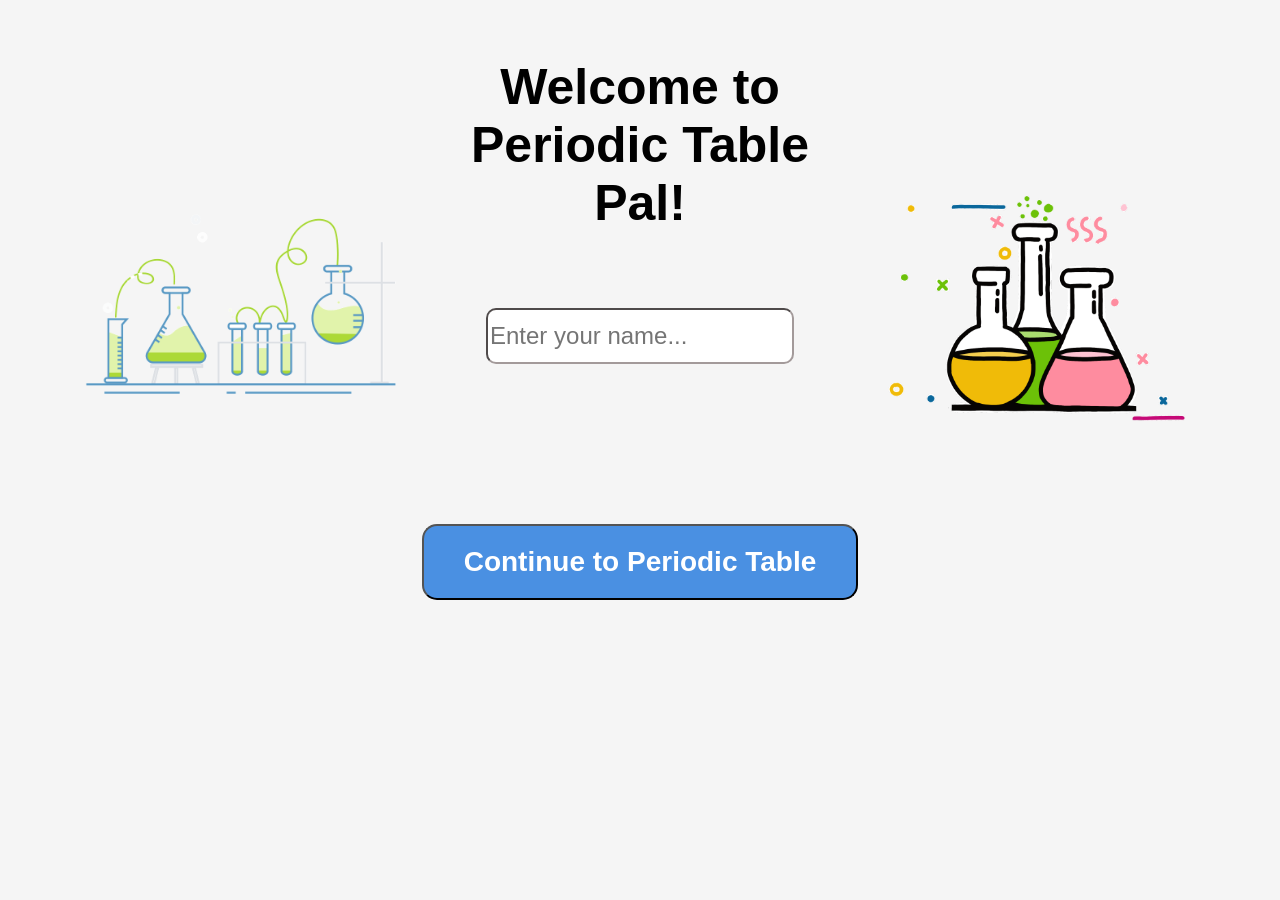
<file: index.html>
<!--
This program is the landing/starting page of the Periodic Table Pal website. It contains the webpage title, 
two animated gifs of beakers, a textbox for the user to enter their name, and a button to lead them to the
periodic table page. 
-->

<!DOCTYPE html>
<html lang="en" dir="ltr">
  <head>
    <meta charset="utf-8" />
    <link rel="stylesheet" href="index.css" />
    <title>Periodic Table Pal</title>
  </head>
  <body>
    <div id="page1-format">
      <!--image citation: https://dribbble.com/shots/3279750-Science-Scene?scrlybrkr=8096b374-->
      <img src="beaker1.gif" class="side-image" />
      <div id="format-center">
        <p>Welcome to Periodic Table Pal!</p>

        <!--Input field for user to enter their name-->

        <input id="enterNameBox" type="text" placeholder="Enter your name..." />
        <br />
        <br />

        <!--Button to continue to periodic table page-->
        <button id="continue" onclick="goToNextPage('periodicTable.html')">
          Continue to Periodic Table
        </button>
      </div>
      <!--image citation: https://giphy.com/explore/chemistry-lab-stickers-->
      <img src="beaker2.gif" class="side-image" />
    </div>
    <script src="periodicTablePal.js"></script>
  </body>
</html>
</file>
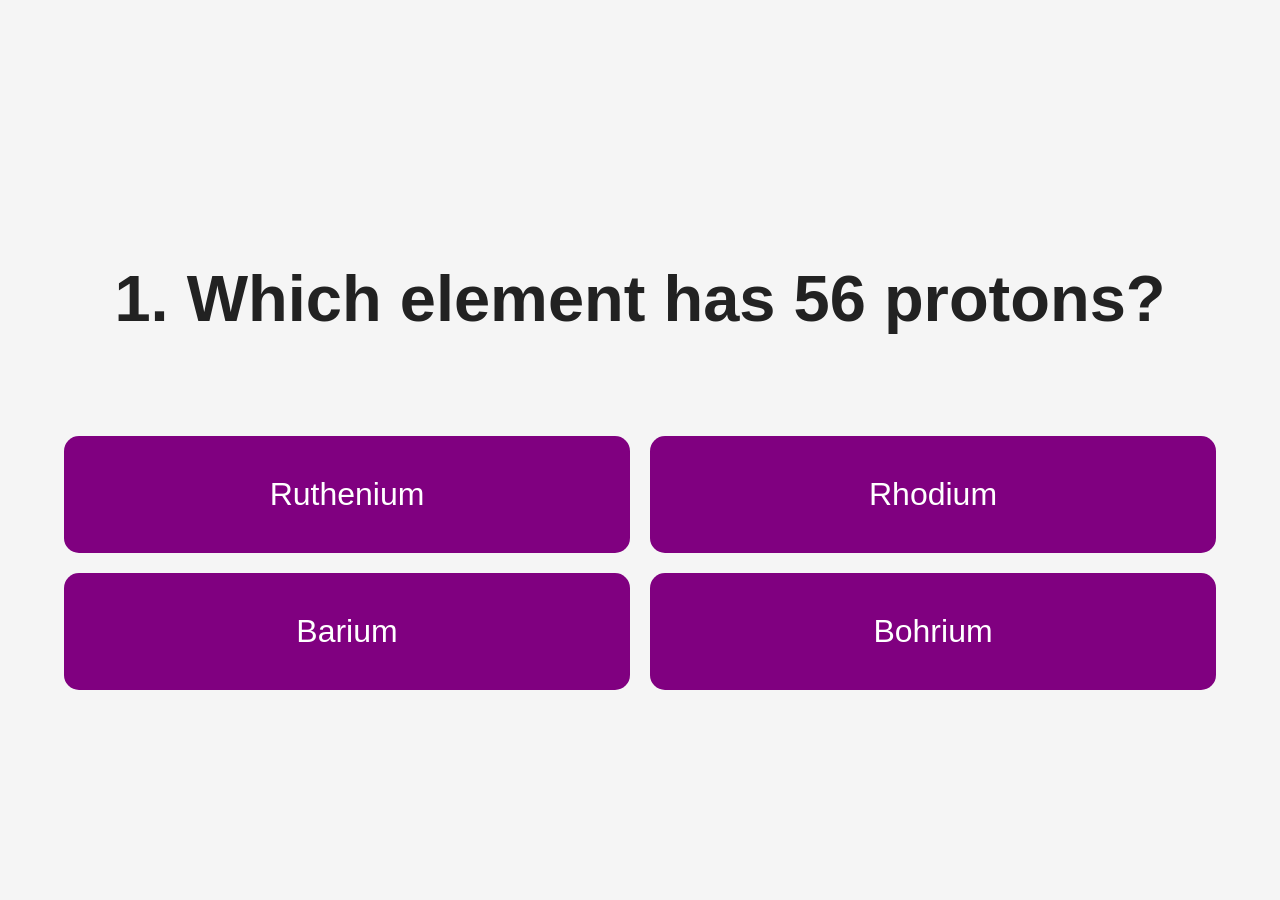
<file: easyQuiz.html>
<!--
This program prints the easy quiz. It shows the questions and options. 
We got inspiration for this outline from CodePicker on Medium: 
https://medium.com/@codepicker57/building-an-interactive-quiz-with-html-css-and-javascript-efe9bd8129e2   
    
In this file specifically, we modified their code by removing the submit button and instead go directly to
the win/lose page based on their results. 
-->

<!DOCTYPE html>

<html lang="en" dir="ltr">
  <head>
    <meta charset="utf-8" />
    <link rel="stylesheet" href="quizGame.css" />
    <title>Easy Quiz</title>
  </head>
  <body>
    <div id="quiz">
      <h2 id="question"></h2>
      <div id="options"></div>
    </div>
    <script src="easyQuiz.js"></script>
  </body>
</html>
</file>
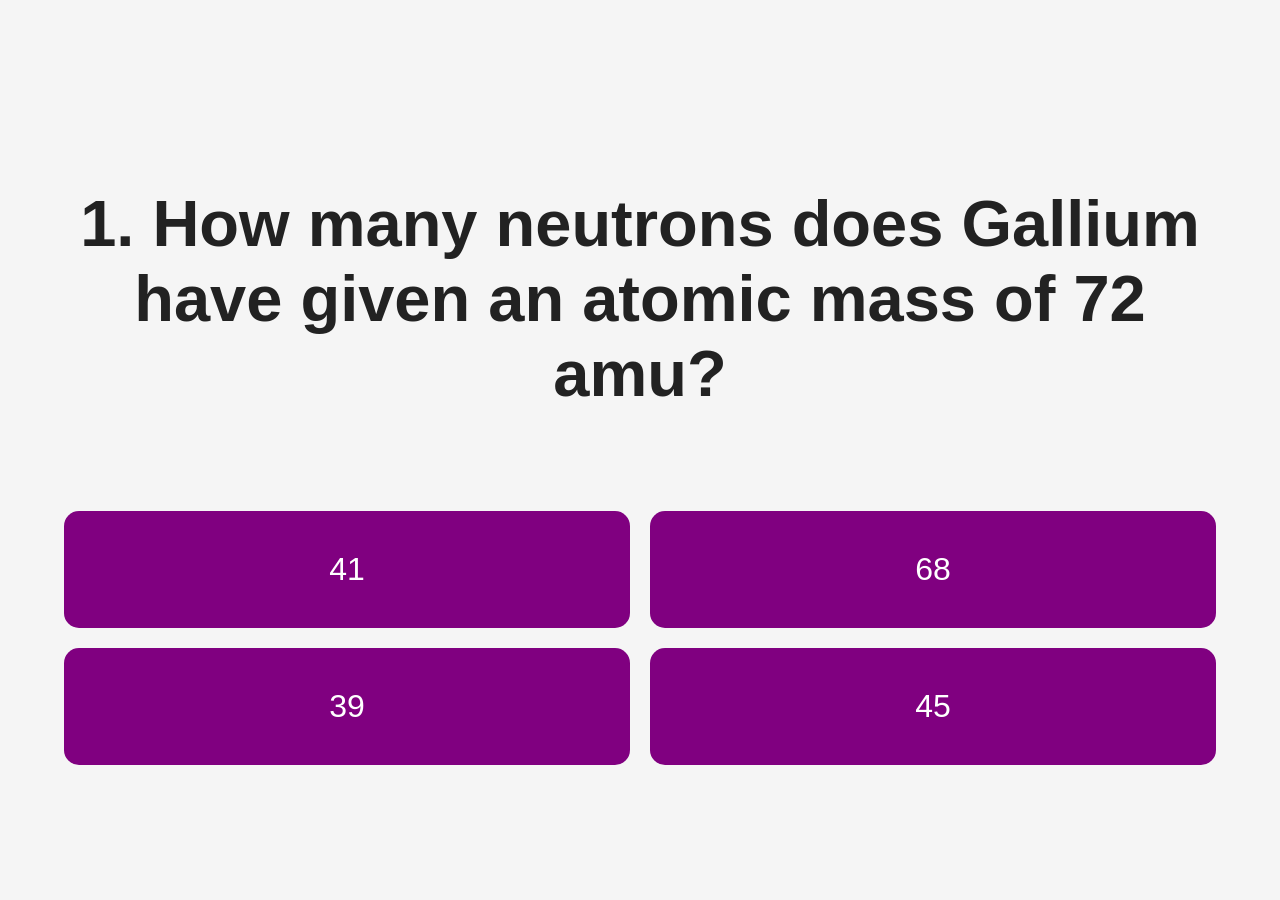
<file: hardQuiz.html>
<!--
This program prints the hard quiz. It shows the questions and options. 
We got inspiration for this outline from CodePicker on Medium: 
https://medium.com/@codepicker57/building-an-interactive-quiz-with-html-css-and-javascript-efe9bd8129e2   

In this file specifically, we modified their code by removing the submit button and instead go directly to
the win/lose page based on their results. 
-->

<!DOCTYPE html>

<html lang="en" dir="ltr">
  <head>
    <meta charset="utf-8" />
    <link rel="stylesheet" href="quizGame.css" />
    <title>Hard Quiz</title>
  </head>
  <body>
    <div id="quiz">
      <h2 id="question"></h2>
      <div id="options"></div>
    </div>

    <script src="hardQuiz.js"></script>
  </body>
</html>
</file>
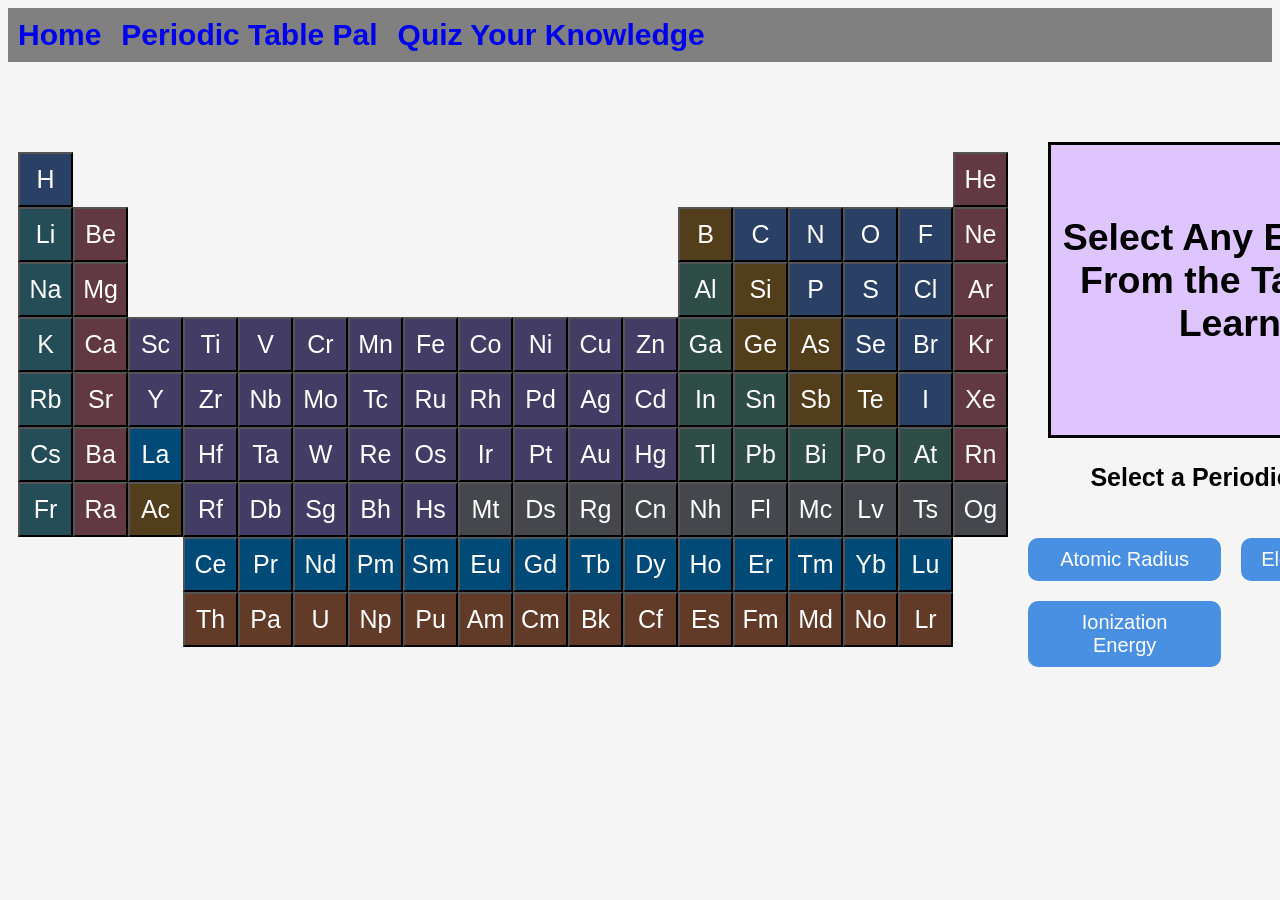
<file: periodicTable.html>
<!DOCTYPE html>
<html lang="en" dir="ltr">
  <head>
    <meta charset="utf-8" />
    <link rel="stylesheet" href="periodicTablePal.css" />
    <title>Periodic Table Pal</title>
  </head>
  <body>
    <!-- Creating an unordered list for navigation -->
    <ul>
      <li><a href="index.html">Home</a></li>
      <li><a href="periodicTable.html">Periodic Table Pal</a></li>
      <li><a href="quizHome.html">Quiz Your Knowledge</a></li>
    </ul>
    <br />
    <div id="table-format">
      <div id="element-button">
        <!-- Creating buttons for all 118 elements of the Periodic Table-->
        <button id="hydrogen" onclick="showElementInfo(1)">H</button>
        <button id="helium" onclick="showElementInfo(2)">He</button>
        <button id="lithium" onclick="showElementInfo(3)">Li</button>
        <button id="beryllium" onclick="showElementInfo(4)">Be</button>
        <button id="boron" onclick="showElementInfo(5)">B</button>
        <button id="carbon" onclick="showElementInfo(6)">C</button>
        <button id="nitrogen" onclick="showElementInfo(7)">N</button>
        <button id="oxygen" onclick="showElementInfo(8)">O</button>
        <button id="fluorine" onclick="showElementInfo(9)">F</button>
        <button id="neon" onclick="showElementInfo(10)">Ne</button>
        <button id="sodium" onclick="showElementInfo(11)">Na</button>
        <button id="magnesium" onclick="showElementInfo(12)">Mg</button>
        <button id="aluminum" onclick="showElementInfo(13)">Al</button>
        <button id="silicon" onclick="showElementInfo(14)">Si</button>
        <button id="phosphorus" onclick="showElementInfo(15)">P</button>
        <button id="sulfur" onclick="showElementInfo(16)">S</button>
        <button id="chlorine" onclick="showElementInfo(17)">Cl</button>
        <button id="argon" onclick="showElementInfo(18)">Ar</button>
        <button id="potassium" onclick="showElementInfo(19)">K</button>
        <button id="calcium" onclick="showElementInfo(20)">Ca</button>
        <button id="scandium" onclick="showElementInfo(21)">Sc</button>
        <button id="titanium" onclick="showElementInfo(22)">Ti</button>
        <button id="vanadium" onclick="showElementInfo(23)">V</button>
        <button id="chromium" onclick="showElementInfo(24)">Cr</button>
        <button id="manganese" onclick="showElementInfo(25)">Mn</button>
        <button id="iron" onclick="showElementInfo(26)">Fe</button>
        <button id="cobalt" onclick="showElementInfo(27)">Co</button>
        <button id="nickel" onclick="showElementInfo(28)">Ni</button>
        <button id="copper" onclick="showElementInfo(29)">Cu</button>
        <button id="zinc" onclick="showElementInfo(30)">Zn</button>
        <button id="gallium" onclick="showElementInfo(31)">Ga</button>
        <button id="germanium" onclick="showElementInfo(32)">Ge</button>
        <button id="arsenic" onclick="showElementInfo(33)">As</button>
        <button id="selenium" onclick="showElementInfo(34)">Se</button>
        <button id="bromine" onclick="showElementInfo(35)">Br</button>
        <button id="krypton" onclick="showElementInfo(36)">Kr</button>
        <button id="rubidium" onclick="showElementInfo(37)">Rb</button>
        <button id="strontium" onclick="showElementInfo(38)">Sr</button>
        <button id="yttrium" onclick="showElementInfo(39)">Y</button>
        <button id="zirconium" onclick="showElementInfo(40)">Zr</button>
        <button id="niobium" onclick="showElementInfo(41)">Nb</button>
        <button id="molybdenum" onclick="showElementInfo(42)">Mo</button>
        <button id="technetium" onclick="showElementInfo(43)">Tc</button>
        <button id="ruthenium" onclick="showElementInfo(44)">Ru</button>
        <button id="rhodium" onclick="showElementInfo(45)">Rh</button>
        <button id="palladium" onclick="showElementInfo(46)">Pd</button>
        <button id="silver" onclick="showElementInfo(47)">Ag</button>
        <button id="cadmium" onclick="showElementInfo(48)">Cd</button>
        <button id="indium" onclick="showElementInfo(49)">In</button>
        <button id="tin" onclick="showElementInfo(50)">Sn</button>
        <button id="antimony" onclick="showElementInfo(51)">Sb</button>
        <button id="tellurium" onclick="showElementInfo(52)">Te</button>
        <button id="iodine" onclick="showElementInfo(53)">I</button>
        <button id="xenon" onclick="showElementInfo(54)">Xe</button>
        <button id="cesium" onclick="showElementInfo(55)">Cs</button>
        <button id="barium" onclick="showElementInfo(56)">Ba</button>
        <button id="lanthanum" onclick="showElementInfo(57)">La</button>
        <button id="cerium" onclick="showElementInfo(58)">Ce</button>
        <button id="praseodymium" onclick="showElementInfo(59)">Pr</button>
        <button id="neodymium" onclick="showElementInfo(60)">Nd</button>
        <button id="promethium" onclick="showElementInfo(61)">Pm</button>
        <button id="samarium" onclick="showElementInfo(62)">Sm</button>
        <button id="europium" onclick="showElementInfo(63)">Eu</button>
        <button id="gadolinium" onclick="showElementInfo(64)">Gd</button>
        <button id="terbium" onclick="showElementInfo(65)">Tb</button>
        <button id="dysprosium" onclick="showElementInfo(66)">Dy</button>
        <button id="holmium" onclick="showElementInfo(67)">Ho</button>
        <button id="erbium" onclick="showElementInfo(68)">Er</button>
        <button id="thulium" onclick="showElementInfo(69)">Tm</button>
        <button id="ytterbium" onclick="showElementInfo(70)">Yb</button>
        <button id="lutetium" onclick="showElementInfo(71)">Lu</button>
        <button id="hafnium" onclick="showElementInfo(72)">Hf</button>
        <button id="tantalum" onclick="showElementInfo(73)">Ta</button>
        <button id="tungsten" onclick="showElementInfo(74)">W</button>
        <button id="rhenium" onclick="showElementInfo(75)">Re</button>
        <button id="osmium" onclick="showElementInfo(76)">Os</button>
        <button id="iridium" onclick="showElementInfo(77)">Ir</button>
        <button id="platinum" onclick="showElementInfo(78)">Pt</button>
        <button id="gold" onclick="showElementInfo(79)">Au</button>
        <button id="mercury" onclick="showElementInfo(80)">Hg</button>
        <button id="thallium" onclick="showElementInfo(81)">Tl</button>
        <button id="lead" onclick="showElementInfo(82)">Pb</button>
        <button id="bismuth" onclick="showElementInfo(83)">Bi</button>
        <button id="polonium" onclick="showElementInfo(84)">Po</button>
        <button id="astatine" onclick="showElementInfo(85)">At</button>
        <button id="radon" onclick="showElementInfo(86)">Rn</button>
        <button id="francium" onclick="showElementInfo(87)">Fr</button>
        <button id="radium" onclick="showElementInfo(88)">Ra</button>
        <button id="actinium" onclick="showElementInfo(89)">Ac</button>
        <button id="thorium" onclick="showElementInfo(90)">Th</button>
        <button id="protactinium" onclick="showElementInfo(91)">Pa</button>
        <button id="uranium" onclick="showElementInfo(92)">U</button>
        <button id="neptunium" onclick="showElementInfo(93)">Np</button>
        <button id="plutonium" onclick="showElementInfo(94)">Pu</button>
        <button id="americium" onclick="showElementInfo(95)">Am</button>
        <button id="curium" onclick="showElementInfo(96)">Cm</button>
        <button id="berkelium" onclick="showElementInfo(97)">Bk</button>
        <button id="californium" onclick="showElementInfo(98)">Cf</button>
        <button id="einsteinium" onclick="showElementInfo(99)">Es</button>
        <button id="fermium" onclick="showElementInfo(100)">Fm</button>
        <button id="mendelevium" onclick="showElementInfo(101)">Md</button>
        <button id="nobelium" onclick="showElementInfo(102)">No</button>
        <button id="lawrencium" onclick="showElementInfo(103)">Lr</button>
        <button id="rutherfordium" onclick="showElementInfo(104)">Rf</button>
        <button id="dubnium" onclick="showElementInfo(105)">Db</button>
        <button id="seaborgium" onclick="showElementInfo(106)">Sg</button>
        <button id="bohrium" onclick="showElementInfo(107)">Bh</button>
        <button id="hassium" onclick="showElementInfo(108)">Hs</button>
        <button id="meitnerium" onclick="showElementInfo(109)">Mt</button>
        <button id="darmstadtium" onclick="showElementInfo(110)">Ds</button>
        <button id="roentgenium" onclick="showElementInfo(111)">Rg</button>
        <button id="copernicium" onclick="showElementInfo(112)">Cn</button>
        <button id="nihonium" onclick="showElementInfo(113)">Nh</button>
        <button id="flerovium" onclick="showElementInfo(114)">Fl</button>
        <button id="moscovium" onclick="showElementInfo(115)">Mc</button>
        <button id="livermorium" onclick="showElementInfo(116)">Lv</button>
        <button id="tennessine" onclick="showElementInfo(117)">Ts</button>
        <button id="oganesson" onclick="showElementInfo(118)">Og</button>
      </div>
      <div id="info">
        <div id="element-info-box">
          <!-- placeholder for the element info box and makes the page more intuitive for users -->
          <h2>Select Any Element From the Table to Learn!</h2>
        </div>
        <div id="trend-section">
          <p id="trendsPara">Select a Periodic Trend</p>
          <div id="trend-buttons">
            <!-- periodic trends are shown here to further teach users -->
            <button class="trend-btn" id="atomic-radius">Atomic Radius</button>
            <button class="trend-btn" id="electronegativity">
              Electronegativity
            </button>
            <button class="trend-btn" id="ionization-energy">
              Ionization Energy
            </button>
          </div>
          <div id="trend-images"></div>
          <!-- corresponds to id in css, this is for the arrow images for the periodic trends -->
        </div>
      </div>
    </div>
    <script src="periodicTablePal.js"></script>
  </body>
</html>
</file>
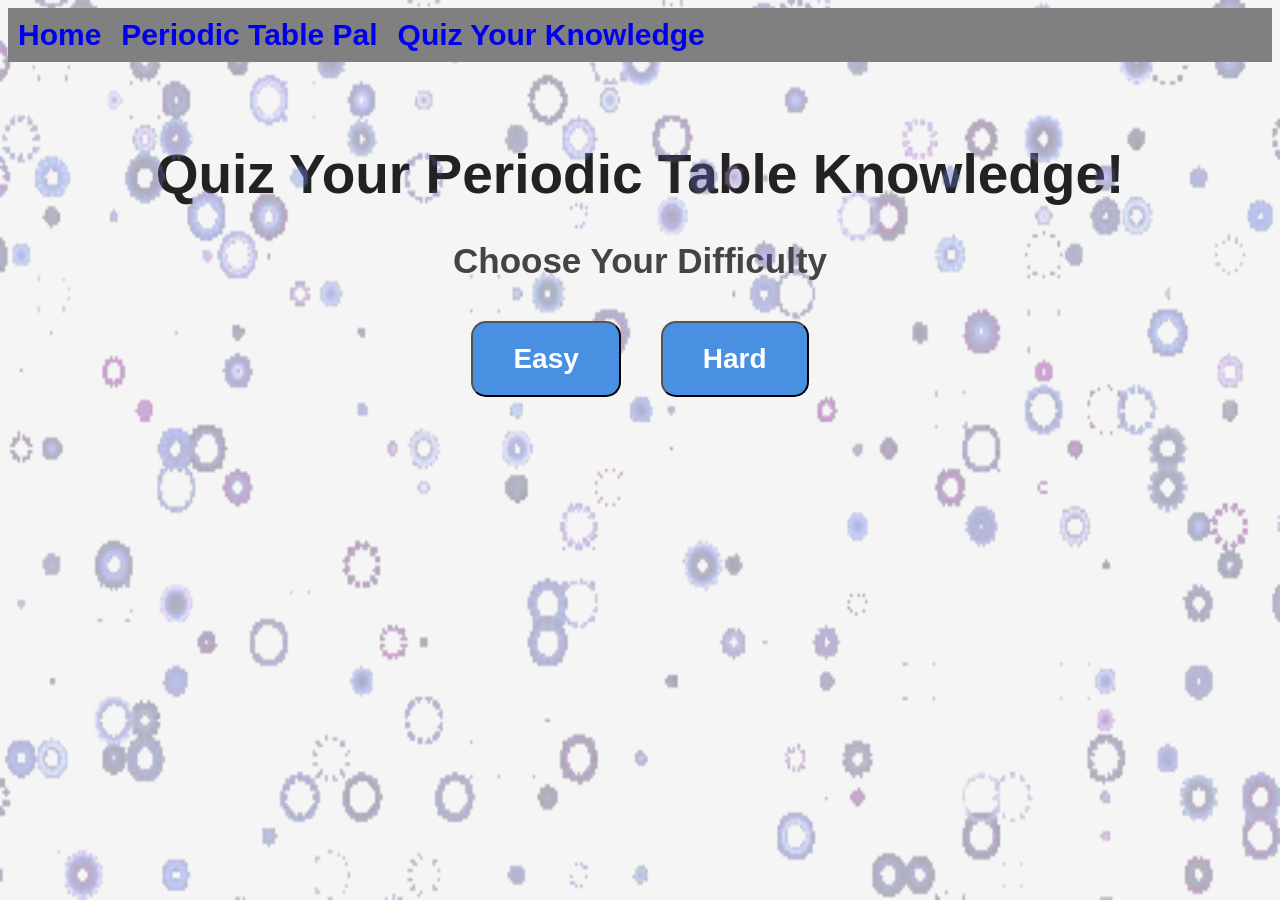
<file: quizHome.html>
<!DOCTYPE html>

<html lang="en" dir="ltr">
  <head>
    <meta charset="utf-8" />
    <link rel="stylesheet" href="quizHome.css" />
    <title>Quiz Home</title>
  </head>
  <body>
    <!-- Creating an unordered list for navigation bar on the top of the page-->
    <ul>
      <li><a href="index.html">Home</a></li>
      <li><a href="periodicTable.html">Periodic Table Pal</a></li>
      <li><a href="quizHome.html">Quiz Your Knowledge</a></li>
    </ul>
    <div class="container">
      <img src="circles.webp" class="circles-gif" />
      <!-- Image is from here: https://pixabay.com/gifs/pattern-circles-decorative-flowers-12850/ -->
      <h2>Quiz Your Periodic Table Knowledge!</h2>
      <h3>Choose Your Difficulty</h3>

      <!-- making the buttons for the options for either an easy or hard quiz. 
	There are different questions for each quiz type-->
      <div class="button-group">
        <button class="quiz-btn" onclick="goToNextPage('easyQuiz.html')">
          Easy
        </button>
        <button class="quiz-btn" onclick="goToNextPage('hardQuiz.html')">
          Hard
        </button>
      </div>
    </div>
    <script src="quizHome.js"></script>
  </body>
</html>
</file>
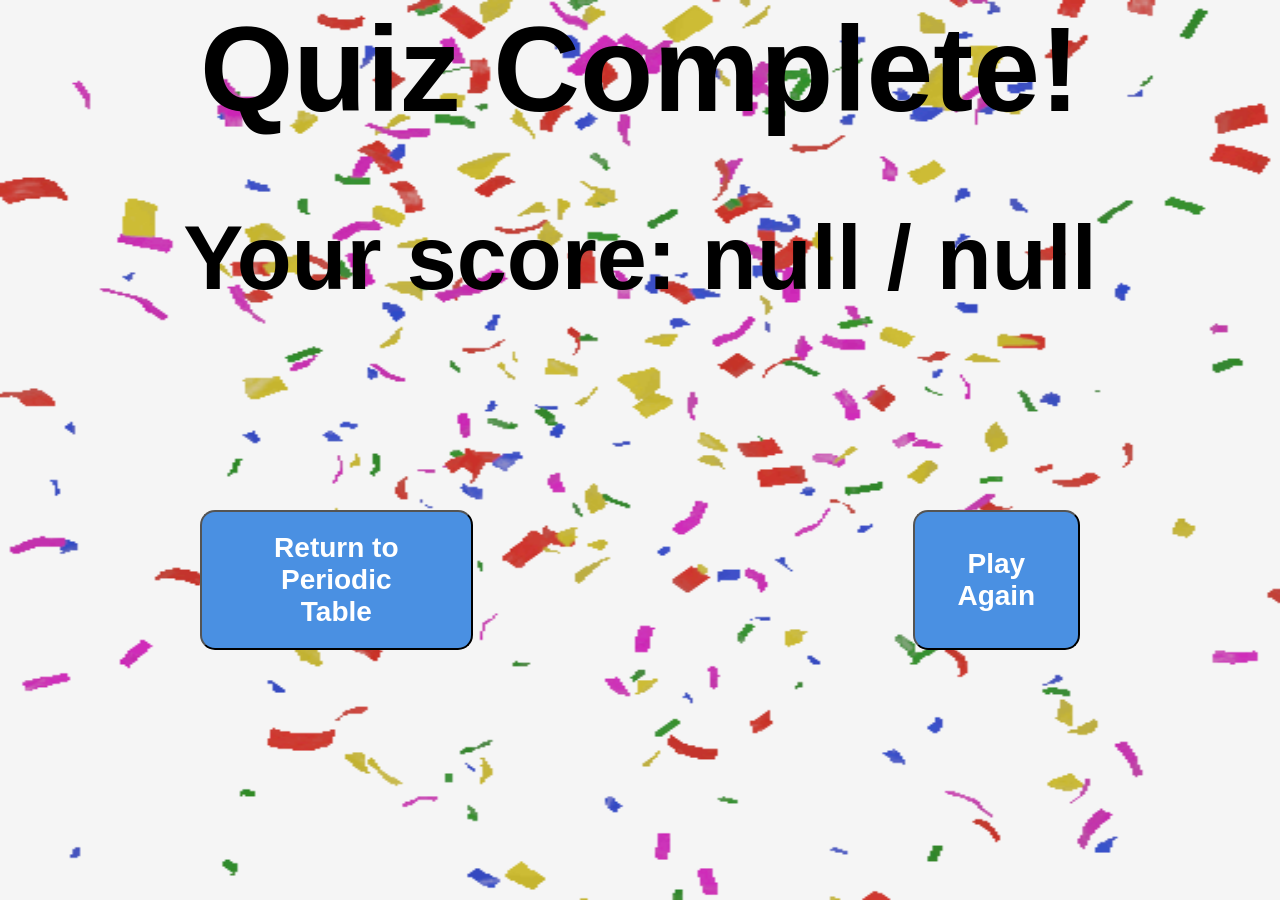
<file: results.html>
<!--
This program is the result page of both the easy and the hard quiz. It presents a gif in the 
background based on whether the user won or lost the game. In order to win, 3 or more questions
should have been correctly answered or else they lose. There is a button to go back to the 
Quiz Home page, where they can select either the Easy or Hard quiz, and there is a button to 
go back to the Periodic Table page, where they can see all the periodic table elements and the
periodic trends.   
-->

<!DOCTYPE html>              
   
<html lang="en" dir="ltr">
	<head>
		<meta charset="utf-8">
		<link rel="stylesheet" href="results.css">
		<title>Results</title>
	</head>
	<body>
        <h1>Quiz Complete!</h1>
        <br>

        <!--This prints the score that the user got in either the hard or easy quiz
        (whichever they selected) and shows a gif based on their performance-->
        <h2 id="printScoreInfo"></h2>

        <img id = "resultGif" class = "result-gif">

        <!--These buttons take the user back to either the periodic table or the Quiz Home-->
        <div class="button-group">
        <button onclick="goToNextPage('periodicTable.html')">
          Return to Periodic Table
        </button>
        <button onclick="goToNextPage('quizHome.html')">
          Play Again
        </button>
      </div>
       
    </div>
        <script src="results.js"></script>
	</body>
</html>
</file>
<file: index.css>
body {
  font-size: 70px;
  text-align: center;
  color: black;
  background-color: whitesmoke;
  font-family: San system-ui, -apple-system, BlinkMacSystemFont, "Segoe UI",
    Roboto, Oxygen, Ubuntu, Cantarell, "Open Sans", "Helvetica Neue", sans-serif;
  font-weight: bold;
}

/* This is the box in the center where the user enters their name.*/
#enterNameBox {
  font-size: 24px;
  border-radius: 10px;
  border-color: #a39a9a;
  width: 300px;
  height: 50px;
  margin: 150px 0px 0px 0px;
}

/* This button takes the user to the periodic table page. */
#continue {
  padding: 20px 40px;
  font-size: 28px;
  font-weight: bold;
  border-radius: 15px;
  cursor: pointer;
  background-color: #4a90e2;
  color: white;
}

/*When the user hovers over the continue button, it moves up 4 pixels and turns a little darker*/
#continue:hover {
  background-color: #3b78c6;
  transform: translateY(-4px);
}

#page1-format {
  display: flex;
  align-items: center;
  justify-content: center;
  gap: 10px;
}

/*Width of both gifs*/
.side-image {
  width: 350px;
}

#format-center {
  display: flex;
  flex-direction: column;
  align-items: center;
}

p {
  color: black;
  font-size: 50px;
  width: 400px;
  height: 50px;
  top: 0;
}
</file>
<file: quizGame.css>
body {
  font-size: 60px;
  text-align: center;
  color: black;
  background-color: whitesmoke;
  font-family: San system-ui, -apple-system, BlinkMacSystemFont, "Segoe UI",
    Roboto, Oxygen, Ubuntu, Cantarell, "Open Sans", "Helvetica Neue", sans-serif;
  font-weight: bold;
  margin: 0;
  padding: 0;
  height: 100vh;
  display: flex;
  flex-direction: column;
  justify-content: center;
  align-items: center;
}

h2 {
  font-size: 65px;
  margin-bottom: 150px;
  margin: 50px 50px 100px 50px;
  font-weight: bold;
  color: #222;
}

h3 {
  font-size: 28px;
  margin-bottom: 40px;
  color: #444;
}

/* Container for the buttons */
#options {
  display: grid;
  /*makes 2 coloumns and 1fr means each column takes up half 
  of the container width*/
  grid-template-columns: 1fr 1fr;
  grid-gap: 20px;
  width: 90vw;
  /*centers the grid horizontally across the page */
  margin: 0 auto;
}

/* Buttons styling */
.button-style {
  background-color: purple;
  color: white;
  /*40px on all sides makes the buttons very large and easy to click*/
  padding: 40px;
  border: none;
  /*rounds border edges */
  border-radius: 15px;
  font-size: 2rem;
  cursor: pointer;
  width: 100%;
  text-align: center;
  /*this transition will make the button animate smoothely for .2 seconds*/
  transition: transform 0.2s, background-color 0.2s;
}

/*Whenever the user hovers their mouse over one of the button options, 
it turns a lighter shade of purple*/
.button-style:hover {
  background-color: #a020f0;
}
</file>
<file: periodicTablePal.css>
body {
  font-size: 70px;
  text-align: center;
  color: black;
  background-color: whitesmoke;
  font-family: San system-ui, -apple-system, BlinkMacSystemFont, "Segoe UI",
    Roboto, Oxygen, Ubuntu, Cantarell, "Open Sans", "Helvetica Neue", sans-serif;
  font-weight: bold;
}

/*Nav bar CSS reference from W3 schools: https://www.w3schools.com/css/css_navbar_horizontal.asp*/
ul {
  font-size: 30px;

  /* removing the bullet points from the list */
  list-style-type: none;
  margin: 0;
  padding: 0;
  background-color: gray;
  display: flex;
  align-items: center;
}

/*css for individual parts of the header*/
ul li a {
  display: block;
  padding: 10px;
  text-decoration: none;
}
/*extra graphics for the heading, when you hover over the buttons, it will turn black*/
ul li a:hover {
  background-color: #111111;
}

/*arranges the buttons in a periodic table format, makes 18 columns w/ the spacing of 55px for each button*/
/*rows are not specified, just however many are required*/
#element-button {
  display: grid;
  grid-template-columns: repeat(18, 55px);
  gap: 0px;
  padding: 10px;
  border: none;
  color: white;
}
/* --- Row 1, css for each element button, giving them each different colors based on their sections --- */
/*element names & curly braces were generated by ChatGPT, the rest was human-made*/
#hydrogen {
  grid-column: 1;
  grid-row: 1;
  background-color: rgb(42, 65, 101);
  color: white;
  width: 55px;
  height: 55px;
  font-size: 25px;
}
#helium {
  grid-column: 18;
  grid-row: 1;
  background-color: rgb(98, 56, 66);
  color: white;
  width: 55px;
  height: 55px;
  font-size: 25px;
}

/* --- Row 2 --- */
#lithium {
  grid-column: 1;
  grid-row: 2;
  background-color: rgb(36, 77, 87);
  color: white;
  width: 55px;
  height: 55px;
  font-size: 25px;
}
#beryllium {
  grid-column: 2;
  grid-row: 2;
  background-color: rgb(98, 56, 66);
  color: white;
  width: 55px;
  height: 55px;
  font-size: 25px;
}
#boron {
  grid-column: 13;
  grid-row: 2;
  background-color: rgb(82, 62, 27);
  color: white;
  width: 55px;
  height: 55px;
  font-size: 25px;
}
#carbon {
  grid-column: 14;
  grid-row: 2;
  background-color: rgb(42, 65, 101);
  color: white;
  width: 55px;
  height: 55px;
  font-size: 25px;
}
#nitrogen {
  grid-column: 15;
  grid-row: 2;
  background-color: rgb(42, 65, 101);
  color: white;
  width: 55px;
  height: 55px;
  font-size: 25px;
}
#oxygen {
  grid-column: 16;
  grid-row: 2;
  background-color: rgb(42, 65, 101);
  color: white;
  width: 55px;
  height: 55px;
  font-size: 25px;
}
#fluorine {
  grid-column: 17;
  grid-row: 2;
  background-color: rgb(42, 65, 101);
  color: white;
  width: 55px;
  height: 55px;
  font-size: 25px;
}
#neon {
  grid-column: 18;
  grid-row: 2;
  background-color: rgb(98, 56, 66);
  color: white;
  width: 55px;
  height: 55px;
  font-size: 25px;
}

/* --- Row 3 --- */
#sodium {
  grid-column: 1;
  grid-row: 3;
  background-color: rgb(36, 77, 87);
  color: white;
  width: 55px;
  height: 55px;
  font-size: 25px;
}
#magnesium {
  grid-column: 2;
  grid-row: 3;
  background-color: rgb(98, 56, 66);
  color: white;
  width: 55px;
  height: 55px;
  font-size: 25px;
}
#aluminum {
  grid-column: 13;
  grid-row: 3;
  background-color: rgb(47, 77, 71);
  color: white;
  width: 55px;
  height: 55px;
  font-size: 25px;
}
#silicon {
  grid-column: 14;
  grid-row: 3;
  background-color: rgb(82, 62, 27);
  color: white;
  width: 55px;
  height: 55px;
  font-size: 25px;
}
#phosphorus {
  grid-column: 15;
  grid-row: 3;
  background-color: rgb(42, 65, 101);
  color: white;
  width: 55px;
  height: 55px;
  font-size: 25px;
}
#sulfur {
  grid-column: 16;
  grid-row: 3;
  background-color: rgb(42, 65, 101);
  color: white;
  width: 55px;
  height: 55px;
  font-size: 25px;
}
#chlorine {
  grid-column: 17;
  grid-row: 3;
  background-color: rgb(42, 65, 101);
  color: white;
  width: 55px;
  height: 55px;
  font-size: 25px;
}
#argon {
  grid-column: 18;
  grid-row: 3;
  background-color: rgb(98, 56, 66);
  color: white;
  width: 55px;
  height: 55px;
  font-size: 25px;
}

/* --- Row 4 --- */
#potassium {
  grid-column: 1;
  grid-row: 4;
  background-color: rgb(36, 77, 87);
  color: white;
  width: 55px;
  height: 55px;
  font-size: 25px;
}
#calcium {
  grid-column: 2;
  grid-row: 4;
  background-color: rgb(98, 56, 66);
  color: white;
  width: 55px;
  height: 55px;
  font-size: 25px;
}
#scandium {
  grid-column: 3;
  grid-row: 4;
  background-color: rgb(67, 60, 101);
  color: white;
  width: 55px;
  height: 55px;
  font-size: 25px;
}
#titanium {
  grid-column: 4;
  grid-row: 4;
  background-color: rgb(67, 60, 101);
  color: white;
  width: 55px;
  height: 55px;
  font-size: 25px;
}
#vanadium {
  grid-column: 5;
  grid-row: 4;
  background-color: rgb(67, 60, 101);
  color: white;
  width: 55px;
  height: 55px;
  font-size: 25px;
}
#chromium {
  grid-column: 6;
  grid-row: 4;
  background-color: rgb(67, 60, 101);
  color: white;
  width: 55px;
  height: 55px;
  font-size: 25px;
}
#manganese {
  grid-column: 7;
  grid-row: 4;
  background-color: rgb(67, 60, 101);
  color: white;
  width: 55px;
  height: 55px;
  font-size: 25px;
}
#iron {
  grid-column: 8;
  grid-row: 4;
  background-color: rgb(67, 60, 101);
  color: white;
  width: 55px;
  height: 55px;
  font-size: 25px;
}
#cobalt {
  grid-column: 9;
  grid-row: 4;
  background-color: rgb(67, 60, 101);
  color: white;
  width: 55px;
  height: 55px;
  font-size: 25px;
}
#nickel {
  grid-column: 10;
  grid-row: 4;
  background-color: rgb(67, 60, 101);
  color: white;
  width: 55px;
  height: 55px;
  font-size: 25px;
}
#copper {
  grid-column: 11;
  grid-row: 4;
  background-color: rgb(67, 60, 101);
  color: white;
  width: 55px;
  height: 55px;
  font-size: 25px;
}
#zinc {
  grid-column: 12;
  grid-row: 4;
  background-color: rgb(67, 60, 101);
  color: white;
  width: 55px;
  height: 55px;
  font-size: 25px;
}
#gallium {
  grid-column: 13;
  grid-row: 4;
  background-color: rgb(47, 77, 71);
  color: white;
  width: 55px;
  height: 55px;
  font-size: 25px;
}
#germanium {
  grid-column: 14;
  grid-row: 4;
  background-color: rgb(82, 62, 27);
  color: white;
  width: 55px;
  height: 55px;
  font-size: 25px;
}
#arsenic {
  grid-column: 15;
  grid-row: 4;
  background-color: rgb(82, 62, 27);
  color: white;
  width: 55px;
  height: 55px;
  font-size: 25px;
}
#selenium {
  grid-column: 16;
  grid-row: 4;
  background-color: rgb(42, 65, 101);
  color: white;
  width: 55px;
  height: 55px;
  font-size: 25px;
}
#bromine {
  grid-column: 17;
  grid-row: 4;
  background-color: rgb(42, 65, 101);
  color: white;
  width: 55px;
  height: 55px;
  font-size: 25px;
}
#krypton {
  grid-column: 18;
  grid-row: 4;
  background-color: rgb(98, 56, 66);
  color: white;
  width: 55px;
  height: 55px;
  font-size: 25px;
}

/* --- Row 5 --- */
#rubidium {
  grid-column: 1;
  grid-row: 5;
  background-color: rgb(36, 77, 87);
  color: white;
  width: 55px;
  height: 55px;
  font-size: 25px;
}
#strontium {
  grid-column: 2;
  grid-row: 5;
  background-color: rgb(98, 56, 66);
  color: white;
  width: 55px;
  height: 55px;
  font-size: 25px;
}
#yttrium {
  grid-column: 3;
  grid-row: 5;
  background-color: rgb(67, 60, 101);
  color: white;
  width: 55px;
  height: 55px;
  font-size: 25px;
}
#zirconium {
  grid-column: 4;
  grid-row: 5;
  background-color: rgb(67, 60, 101);
  color: white;
  width: 55px;
  height: 55px;
  font-size: 25px;
}
#niobium {
  grid-column: 5;
  grid-row: 5;
  background-color: rgb(67, 60, 101);
  color: white;
  width: 55px;
  height: 55px;
  font-size: 25px;
}
#molybdenum {
  grid-column: 6;
  grid-row: 5;
  background-color: rgb(67, 60, 101);
  color: white;
  width: 55px;
  height: 55px;
  font-size: 25px;
}
#technetium {
  grid-column: 7;
  grid-row: 5;
  background-color: rgb(67, 60, 101);
  color: white;
  width: 55px;
  height: 55px;
  font-size: 25px;
}
#ruthenium {
  grid-column: 8;
  grid-row: 5;
  background-color: rgb(67, 60, 101);
  color: white;
  width: 55px;
  height: 55px;
  font-size: 25px;
}
#rhodium {
  grid-column: 9;
  grid-row: 5;
  background-color: rgb(67, 60, 101);
  color: white;
  width: 55px;
  height: 55px;
  font-size: 25px;
}
#palladium {
  grid-column: 10;
  grid-row: 5;
  background-color: rgb(67, 60, 101);
  color: white;
  width: 55px;
  height: 55px;
  font-size: 25px;
}
#silver {
  grid-column: 11;
  grid-row: 5;
  background-color: rgb(67, 60, 101);
  color: white;
  width: 55px;
  height: 55px;
  font-size: 25px;
}
#cadmium {
  grid-column: 12;
  grid-row: 5;
  background-color: rgb(67, 60, 101);
  color: white;
  width: 55px;
  height: 55px;
  font-size: 25px;
}
#indium {
  grid-column: 13;
  grid-row: 5;
  background-color: rgb(47, 77, 71);
  color: white;
  width: 55px;
  height: 55px;
  font-size: 25px;
}
#tin {
  grid-column: 14;
  grid-row: 5;
  background-color: rgb(47, 77, 71);
  color: white;
  width: 55px;
  height: 55px;
  font-size: 25px;
}
#antimony {
  grid-column: 15;
  grid-row: 5;
  background-color: rgb(82, 62, 27);
  color: white;
  width: 55px;
  height: 55px;
  font-size: 25px;
}
#tellurium {
  grid-column: 16;
  grid-row: 5;
  background-color: rgb(82, 62, 27);
  color: white;
  width: 55px;
  height: 55px;
  font-size: 25px;
}
#iodine {
  grid-column: 17;
  grid-row: 5;
  background-color: rgb(42, 65, 101);
  color: white;
  width: 55px;
  height: 55px;
  font-size: 25px;
}
#xenon {
  grid-column: 18;
  grid-row: 5;
  background-color: rgb(98, 56, 66);
  color: white;
  width: 55px;
  height: 55px;
  font-size: 25px;
}

/* --- Row 6 --- */
#cesium {
  grid-column: 1;
  grid-row: 6;
  background-color: rgb(36, 77, 87);
  color: white;
  width: 55px;
  height: 55px;
  font-size: 25px;
}
#barium {
  grid-column: 2;
  grid-row: 6;
  background-color: rgb(98, 56, 66);
  color: white;
  width: 55px;
  height: 55px;
  font-size: 25px;
}
#lanthanum {
  grid-column: 3;
  grid-row: 6;
  background-color: rgb(0, 74, 119);
  color: white;
  width: 55px;
  height: 55px;
  font-size: 25px;
}
#hafnium {
  grid-column: 4;
  grid-row: 6;
  background-color: rgb(67, 60, 101);
  color: white;
  width: 55px;
  height: 55px;
  font-size: 25px;
}
#tantalum {
  grid-column: 5;
  grid-row: 6;
  background-color: rgb(67, 60, 101);
  color: white;
  width: 55px;
  height: 55px;
  font-size: 25px;
}
#tungsten {
  grid-column: 6;
  grid-row: 6;
  background-color: rgb(67, 60, 101);
  color: white;
  width: 55px;
  height: 55px;
  font-size: 25px;
}
#rhenium {
  grid-column: 7;
  grid-row: 6;
  background-color: rgb(67, 60, 101);
  color: white;
  width: 55px;
  height: 55px;
  font-size: 25px;
}
#osmium {
  grid-column: 8;
  grid-row: 6;
  background-color: rgb(67, 60, 101);
  color: white;
  width: 55px;
  height: 55px;
  font-size: 25px;
}
#iridium {
  grid-column: 9;
  grid-row: 6;
  background-color: rgb(67, 60, 101);
  color: white;
  width: 55px;
  height: 55px;
  font-size: 25px;
}
#platinum {
  grid-column: 10;
  grid-row: 6;
  background-color: rgb(67, 60, 101);
  color: white;
  width: 55px;
  height: 55px;
  font-size: 25px;
}
#gold {
  grid-column: 11;
  grid-row: 6;
  background-color: rgb(67, 60, 101);
  color: white;
  width: 55px;
  height: 55px;
  font-size: 25px;
}
#mercury {
  grid-column: 12;
  grid-row: 6;
  background-color: rgb(67, 60, 101);
  color: white;
  width: 55px;
  height: 55px;
  font-size: 25px;
}
#thallium {
  grid-column: 13;
  grid-row: 6;
  background-color: rgb(47, 77, 71);
  color: white;
  width: 55px;
  height: 55px;
  font-size: 25px;
}
#lead {
  grid-column: 14;
  grid-row: 6;
  background-color: rgb(47, 77, 71);
  color: white;
  width: 55px;
  height: 55px;
  font-size: 25px;
}
#bismuth {
  grid-column: 15;
  grid-row: 6;
  background-color: rgb(47, 77, 71);
  color: white;
  width: 55px;
  height: 55px;
  font-size: 25px;
}
#polonium {
  grid-column: 16;
  grid-row: 6;
  background-color: rgb(47, 77, 71);
  color: white;
  width: 55px;
  height: 55px;
  font-size: 25px;
}
#astatine {
  grid-column: 17;
  grid-row: 6;
  background-color: rgb(47, 77, 71);
  color: white;
  width: 55px;
  height: 55px;
  font-size: 25px;
}
#radon {
  grid-column: 18;
  grid-row: 6;
  background-color: rgb(98, 56, 66);
  color: white;
  width: 55px;
  height: 55px;
  font-size: 25px;
}

/* --- Row 7 --- */
#francium {
  grid-column: 1;
  grid-row: 7;
  background-color: rgb(36, 77, 87);
  color: white;
  width: 55px;
  height: 55px;
  font-size: 25px;
}
#radium {
  grid-column: 2;
  grid-row: 7;
  background-color: rgb(98, 56, 66);
  color: white;
  width: 55px;
  height: 55px;
  font-size: 25px;
}
#actinium {
  grid-column: 3;
  grid-row: 7;
  background-color: rgb(82, 62, 27);
  color: white;
  width: 55px;
  height: 55px;
  font-size: 25px;
}
#rutherfordium {
  grid-column: 4;
  grid-row: 7;
  background-color: rgb(67, 60, 101);
  color: white;
  width: 55px;
  height: 55px;
  font-size: 25px;
}
#dubnium {
  grid-column: 5;
  grid-row: 7;
  background-color: rgb(67, 60, 101);
  color: white;
  width: 55px;
  height: 55px;
  font-size: 25px;
}
#seaborgium {
  grid-column: 6;
  grid-row: 7;
  background-color: rgb(67, 60, 101);
  color: white;
  width: 55px;
  height: 55px;
  font-size: 25px;
}
#bohrium {
  grid-column: 7;
  grid-row: 7;
  background-color: rgb(67, 60, 101);
  color: white;
  width: 55px;
  height: 55px;
  font-size: 25px;
}
#hassium {
  grid-column: 8;
  grid-row: 7;
  background-color: rgb(67, 60, 101);
  color: white;
  width: 55px;
  height: 55px;
  font-size: 25px;
}
#meitnerium {
  grid-column: 9;
  grid-row: 7;
  background-color: rgb(70, 71, 76);
  color: white;
  width: 55px;
  height: 55px;
  font-size: 25px;
}
#darmstadtium {
  grid-column: 10;
  grid-row: 7;
  background-color: rgb(70, 71, 76);
  color: white;
  width: 55px;
  height: 55px;
  font-size: 25px;
}
#roentgenium {
  grid-column: 11;
  grid-row: 7;
  background-color: rgb(70, 71, 76);
  color: white;
  width: 55px;
  height: 55px;
  font-size: 25px;
}
#copernicium {
  grid-column: 12;
  grid-row: 7;
  background-color: rgb(70, 71, 76);
  color: white;
  width: 55px;
  height: 55px;
  font-size: 25px;
}
#nihonium {
  grid-column: 13;
  grid-row: 7;
  background-color: rgb(70, 71, 76);
  color: white;
  width: 55px;
  height: 55px;
  font-size: 25px;
}
#flerovium {
  grid-column: 14;
  grid-row: 7;
  background-color: rgb(70, 71, 76);
  color: white;
  width: 55px;
  height: 55px;
  font-size: 25px;
}
#moscovium {
  grid-column: 15;
  grid-row: 7;
  background-color: rgb(70, 71, 76);
  color: white;
  width: 55px;
  height: 55px;
  font-size: 25px;
}
#livermorium {
  grid-column: 16;
  grid-row: 7;
  background-color: rgb(70, 71, 76);
  color: white;
  width: 55px;
  height: 55px;
  font-size: 25px;
}
#tennessine {
  grid-column: 17;
  grid-row: 7;
  background-color: rgb(70, 71, 76);
  color: white;
  width: 55px;
  height: 55px;
  font-size: 25px;
}
#oganesson {
  grid-column: 18;
  grid-row: 7;
  background-color: rgb(70, 71, 76);
  color: white;
  width: 55px;
  height: 55px;
  font-size: 25px;
}

/* --- Row 8 (Lanthanides) --- */
#cerium {
  grid-column: 4;
  grid-row: 8;
  background-color: rgb(0, 74, 119);
  color: white;
  width: 55px;
  height: 55px;
  font-size: 25px;
}
#praseodymium {
  grid-column: 5;
  grid-row: 8;
  background-color: rgb(0, 74, 119);
  color: white;
  width: 55px;
  height: 55px;
  font-size: 25px;
}
#neodymium {
  grid-column: 6;
  grid-row: 8;
  background-color: rgb(0, 74, 119);
  color: white;
  width: 55px;
  height: 55px;
  font-size: 25px;
}
#promethium {
  grid-column: 7;
  grid-row: 8;
  background-color: rgb(0, 74, 119);
  color: white;
  width: 55px;
  height: 55px;
  font-size: 25px;
}
#samarium {
  grid-column: 8;
  grid-row: 8;
  background-color: rgb(0, 74, 119);
  color: white;
  width: 55px;
  height: 55px;
  font-size: 25px;
}
#europium {
  grid-column: 9;
  grid-row: 8;
  background-color: rgb(0, 74, 119);
  color: white;
  width: 55px;
  height: 55px;
  font-size: 25px;
}
#gadolinium {
  grid-column: 10;
  grid-row: 8;
  background-color: rgb(0, 74, 119);
  color: white;
  width: 55px;
  height: 55px;
  font-size: 25px;
}
#terbium {
  grid-column: 11;
  grid-row: 8;
  background-color: rgb(0, 74, 119);
  color: white;
  width: 55px;
  height: 55px;
  font-size: 25px;
}
#dysprosium {
  grid-column: 12;
  grid-row: 8;
  background-color: rgb(0, 74, 119);
  color: white;
  width: 55px;
  height: 55px;
  font-size: 25px;
}
#holmium {
  grid-column: 13;
  grid-row: 8;
  background-color: rgb(0, 74, 119);
  color: white;
  width: 55px;
  height: 55px;
  font-size: 25px;
}
#erbium {
  grid-column: 14;
  grid-row: 8;
  background-color: rgb(0, 74, 119);
  color: white;
  width: 55px;
  height: 55px;
  font-size: 25px;
}
#thulium {
  grid-column: 15;
  grid-row: 8;
  background-color: rgb(0, 74, 119);
  color: white;
  width: 55px;
  height: 55px;
  font-size: 25px;
}
#ytterbium {
  grid-column: 16;
  grid-row: 8;
  background-color: rgb(0, 74, 119);
  color: white;
  width: 55px;
  height: 55px;
  font-size: 25px;
}
#lutetium {
  grid-column: 17;
  grid-row: 8;
  background-color: rgb(0, 74, 119);
  color: white;
  width: 55px;
  height: 55px;
  font-size: 25px;
}

/* --- Row 9 (Actinides) --- */
#thorium {
  grid-column: 4;
  grid-row: 9;
  background-color: rgb(97, 59, 40);
  color: white;
  width: 55px;
  height: 55px;
  font-size: 25px;
}
#protactinium {
  grid-column: 5;
  grid-row: 9;
  background-color: rgb(97, 59, 40);
  color: white;
  width: 55px;
  height: 55px;
  font-size: 25px;
}
#uranium {
  grid-column: 6;
  grid-row: 9;
  background-color: rgb(97, 59, 40);
  color: white;
  width: 55px;
  height: 55px;
  font-size: 25px;
}
#neptunium {
  grid-column: 7;
  grid-row: 9;
  background-color: rgb(97, 59, 40);
  color: white;
  width: 55px;
  height: 55px;
  font-size: 25px;
}
#plutonium {
  grid-column: 8;
  grid-row: 9;
  background-color: rgb(97, 59, 40);
  color: white;
  width: 55px;
  height: 55px;
  font-size: 25px;
}
#americium {
  grid-column: 9;
  grid-row: 9;
  background-color: rgb(97, 59, 40);
  color: white;
  width: 55px;
  height: 55px;
  font-size: 25px;
}
#curium {
  grid-column: 10;
  grid-row: 9;
  background-color: rgb(97, 59, 40);
  color: white;
  width: 55px;
  height: 55px;
  font-size: 25px;
}
#berkelium {
  grid-column: 11;
  grid-row: 9;
  background-color: rgb(97, 59, 40);
  color: white;
  width: 55px;
  height: 55px;
  font-size: 25px;
}
#californium {
  grid-column: 12;
  grid-row: 9;
  background-color: rgb(97, 59, 40);
  color: white;
  width: 55px;
  height: 55px;
  font-size: 25px;
}
#einsteinium {
  grid-column: 13;
  grid-row: 9;
  background-color: rgb(97, 59, 40);
  color: white;
  width: 55px;
  height: 55px;
  font-size: 25px;
}
#fermium {
  grid-column: 14;
  grid-row: 9;
  background-color: rgb(97, 59, 40);
  color: white;
  width: 55px;
  height: 55px;
  font-size: 25px;
}
#mendelevium {
  grid-column: 15;
  grid-row: 9;
  background-color: rgb(97, 59, 40);
  color: white;
  width: 55px;
  height: 55px;
  font-size: 25px;
}
#nobelium {
  grid-column: 16;
  grid-row: 9;
  background-color: rgb(97, 59, 40);
  color: white;
  width: 55px;
  height: 55px;
  font-size: 25px;
}
#lawrencium {
  grid-column: 17;
  grid-row: 9;
  background-color: rgb(97, 59, 40);
  color: white;
  width: 55px;
  height: 55px;
  font-size: 25px;
}

/* putting in information for the element information box*/
#element-info-box {
  color: black;
  background-color: rgb(223, 197, 254);
  font-size: 25px;
  border: solid black;
  width: 350px;
  height: 250px;
  top: 0;
  display: block;
  float: center;
  margin: 0px 0px 0px 20px;
  padding: 40px 10px 0px 10px;
}

p {
  /*css for paragraph, making sure it's in the correct spot*/
  color: black;
  font-size: 50px;
  width: 400px;
  height: 50px;
  top: 0;
}

#trendsPara {
  /*id for the periodic trends (ex. electronegativity), formatting them and making them the desired size/color*/
  color: black;
  font-size: 25px;
  width: 400px;
  height: 50px;
  top: 0;
}

#trend-buttons {
  /*specifically for the 3 periodic trend buttons, the same grid style for periodic table is used here to align the buttons*/
  display: grid;
  grid-template-columns: repeat(2, auto);
  justify-content: center;
  gap: 20px;
}

.trend-btn {
  /*This class is given to each button individually in the html*/
  padding: 10px 20px;
  font-size: 20px;
  border-radius: 10px; /*rounds out the border corners*/
  background-color: #4a90e2;
  color: white;
  border: none; /*makes it so that there isn't any black outline but it's still rounded*/
  cursor: pointer;
}

#table-format {
  /*encompasses every single element button in the periodic table*/
  display: flex;
  flex-direction: row; /*put items left-right instead of up-down*/
  align-items: flex-start; /*aligns items at same vertical height*/
  gap: 10px;
}

#trend-images {
  /*makes sure the arrow images are in that crevice of the periodic table*/
  position: absolute; /* or relative, depending on your layout */
  top: 70px; /* move higher or lower */
  left: 200px; /* move left or right */
  z-index: 10; /* stays on top of other items */
}
</file>
<file: quizHome.css>
body {
  font-size: 80px;
  text-align: center;
  color: black;
  background-color: rgb(245, 245, 245); /* a whitish color */
  /*This font was made by ChatGPT, we wanted a specific sort of style and this is what it gave us*/
  font-family: San system-ui, -apple-system, BlinkMacSystemFont, "Segoe UI",
    Roboto, Oxygen, Ubuntu, Cantarell, "Open Sans", "Helvetica Neue", sans-serif;
  font-weight: bold;
  z-index: 2;
}

/*Nav bar CSS reference from W3 schools: https://www.w3schools.com/css/css_navbar_horizontal.asp*/
ul {
  font-size: 30px;
  /* removing the bullet points from the list */
  list-style-type: none;
  margin: 0;
  padding: 0;
  background-color: gray;
  display: flex;
  align-items: center;
  position: relative;
  z-index: 2; /*layering for the gif that's behind it*/
}

ul li a {
  display: block;
  padding: 10px;
  text-decoration: none;

  position: relative;
  z-index: 2; /*layering for the gif that's behind it*/
}

ul li a:hover {
  /*makes a hovering effect, also has background color to differentiate it from the rest of the page*/
  background-color: #111111;
}

.container {
  text-align: center;
  margin-top: 80px;
  z-index: 2; /*layering for the gif that's behind*/
}

h2 {
  font-size: 55px;
  margin-bottom: 10px;
  font-weight: bold;
  color: #222;
  z-index: 2; /* layering for gif*/
}

h3 {
  font-size: 35px;
  margin-bottom: 40px;
  color: #444;
  z-index: 2; /*layering for gif*/
}

/* Buttons */
.button-group {
  display: flex;
  justify-content: center;
  gap: 40px;
  z-index: 2; /*layering for gif behind it*/
}

.quiz-btn {
  padding: 20px 40px;
  font-size: 28px;
  font-weight: bold;
  border-radius: 15px;
  cursor: pointer;
  background-color: #4a90e2;
  color: white;
  z-index: 2; /*layering for gif */
}

.quiz-btn:hover {
  /*when hovering over, the quiz button will move a little*/
  background-color: #3b78c6;
  transform: translateY(-4px);
}

.circles-gif {
  /*added to give the user something to look at so the page isn't as boring*/
  position: fixed; /* stays in place */
  top: 0; /*starts at top left corner of the page*/
  left: 0;
  width: 100vw; /* full screen width */
  height: 100vh; /* full screen height */
  z-index: 1; /*This gif is behind everything on the page, so the text is clearly read and the buttons can still be pressed*/
  opacity: 0.4; /*makes it easier for the user to see the text if the flashing circles are dimmed down a little*/
}
</file>
<file: results.css>
body {
  font-size: 60px;
  text-align: center;
  color: black;
  background-color: whitesmoke;
  font-family: San system-ui, -apple-system, BlinkMacSystemFont, "Segoe UI",
    Roboto, Oxygen, Ubuntu, Cantarell, "Open Sans", "Helvetica Neue", sans-serif;
  font-weight: bold;
  margin: 0px 0px 10px 0px;
  display: flex;
  flex-direction: column;
  align-items: center;

  /* print on top of the gif */
  z-index: 2;
}

h1 {
  margin: 0;
  padding: 0;
  z-index: 2;
}
#printScoreInfo {
  margin: 0;
  padding: 0;
  z-index: 2;
}

.button-group {
  display: flex;
  justify-content: center;
  gap: 40px;
  z-index: 2;
}

button {
  padding: 20px 40px;
  margin: 200px;
  font-size: 28px;
  font-weight: bold;
  border-radius: 15px;
  cursor: pointer;
  background-color: #4a90e2;
  color: white;
  z-index: 2;
}

/*when the user hovers over either the return to quiz home or periodic table
buttons, it turns a slightly darker blue color and moves up by 4 pixels*/
button:hover {
  background-color: #3b78c6;
  transform: translateY(-4px);
}

/* the win/lose gif should take up the entire screen */
.result-gif {
  width: 100%;
  height: 100%;
  position: absolute;
  z-index: 1;
}
</file>
